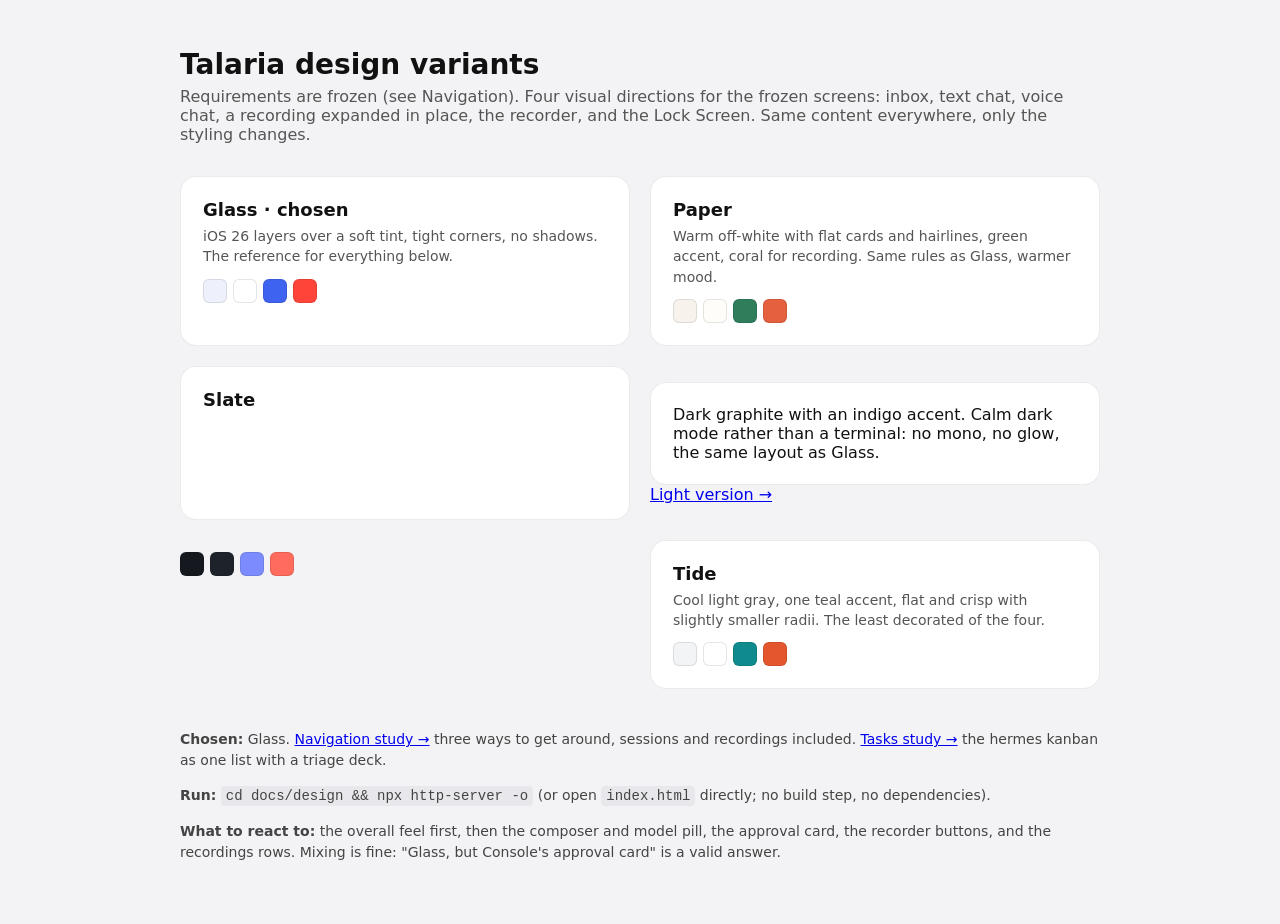
<file: docs/design/index.html>
<!doctype html><html lang="en"><head><meta charset="utf-8"><title>Talaria design variants</title>
<meta name="viewport" content="width=device-width,initial-scale=1">
<style>
body{font-family:-apple-system,system-ui,sans-serif;margin:0;background:#f3f3f5;color:#111}
main{max-width:920px;margin:0 auto;padding:48px 24px}
h1{font-size:28px;margin:0 0 6px} p.lead{color:#555;margin:0 0 32px}
.v{display:grid;grid-template-columns:1fr 1fr;gap:20px}
a.card{display:block;text-decoration:none;color:inherit;border-radius:16px;padding:22px;background:#fff;border:1px solid rgba(0,0,0,.08)}
a.card:hover{border-color:#111}
a.card h2{margin:0 0 6px;font-size:18px} a.card p{margin:0;color:#555;font-size:14px;line-height:1.45}
.sw{display:flex;gap:6px;margin-top:12px} .sw i{width:22px;height:22px;border-radius:6px;display:block;border:1px solid rgba(0,0,0,.1)}
section{margin-top:40px;font-size:14px;color:#444;line-height:1.5} code{background:#e8e8ec;padding:2px 5px;border-radius:4px}
</style></head><body><main>
<h1>Talaria design variants</h1>
<p class="lead">Requirements are frozen (see Navigation). Four visual directions for the frozen screens: inbox, text chat, voice chat, a recording expanded in place, the recorder, and the Lock Screen. Same content everywhere, only the styling changes.</p>
<div class="v">
  <a class="card" href="glass.html"><h2>Glass · chosen</h2><p>iOS 26 layers over a soft tint, tight corners, no shadows. The reference for everything below.</p><div class="sw"><i style="background:#eef1fb"></i><i style="background:#fff"></i><i style="background:#3e63f0"></i><i style="background:#ff453a"></i></div></a>
  <a class="card" href="paper.html"><h2>Paper</h2><p>Warm off-white with flat cards and hairlines, green accent, coral for recording. Same rules as Glass, warmer mood.</p><div class="sw"><i style="background:#f7f3ec"></i><i style="background:#fffdf9"></i><i style="background:#2f7d5b"></i><i style="background:#e5603f"></i></div></a>
  <a class="card" href="slate.html"><h2>Slate</h2><p>Dark graphite with an indigo accent. Calm dark mode rather than a terminal: no mono, no glow, the same layout as Glass. <a href="slate-light.html">Light version →</a></p><div class="sw"><i style="background:#15181e"></i><i style="background:#1e222a"></i><i style="background:#7c8cff"></i><i style="background:#ff6b5c"></i></div></a>
  <a class="card" href="tide.html"><h2>Tide</h2><p>Cool light gray, one teal accent, flat and crisp with slightly smaller radii. The least decorated of the four.</p><div class="sw"><i style="background:#f2f4f6"></i><i style="background:#fff"></i><i style="background:#0f8b8d"></i><i style="background:#e4572e"></i></div></a>
</div>
<section><p><b>Chosen:</b> Glass. <a href="nav.html">Navigation study →</a> three ways to get around, sessions and recordings included. <a href="tasks.html">Tasks study →</a> the hermes kanban as one list with a triage deck.</p>
<p><b>Run:</b> <code>cd docs/design && npx http-server -o</code> (or open <code>index.html</code> directly; no build step, no dependencies).</p>
<p><b>What to react to:</b> the overall feel first, then the composer and model pill, the approval card, the recorder buttons, and the recordings rows. Mixing is fine: "Glass, but Console's approval card" is a valid answer.</p>
</section></main></body></html>
</file>
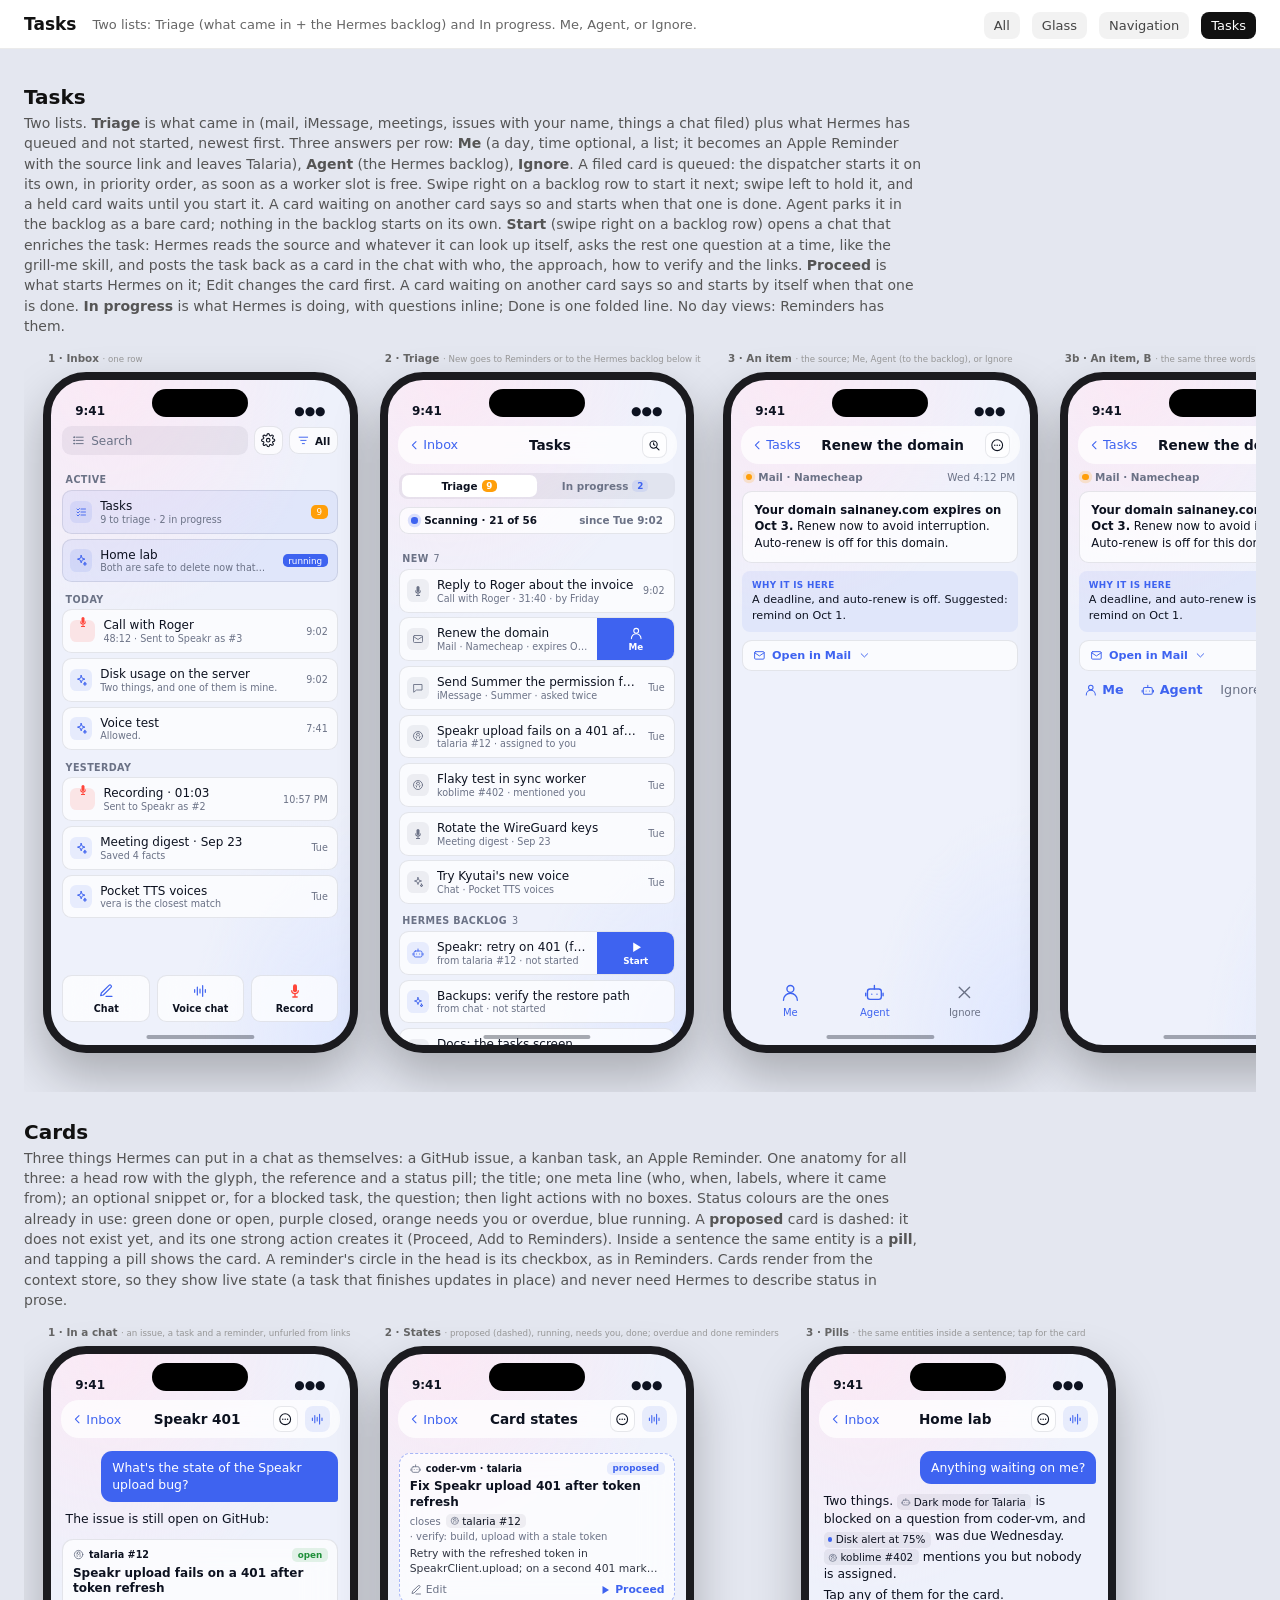
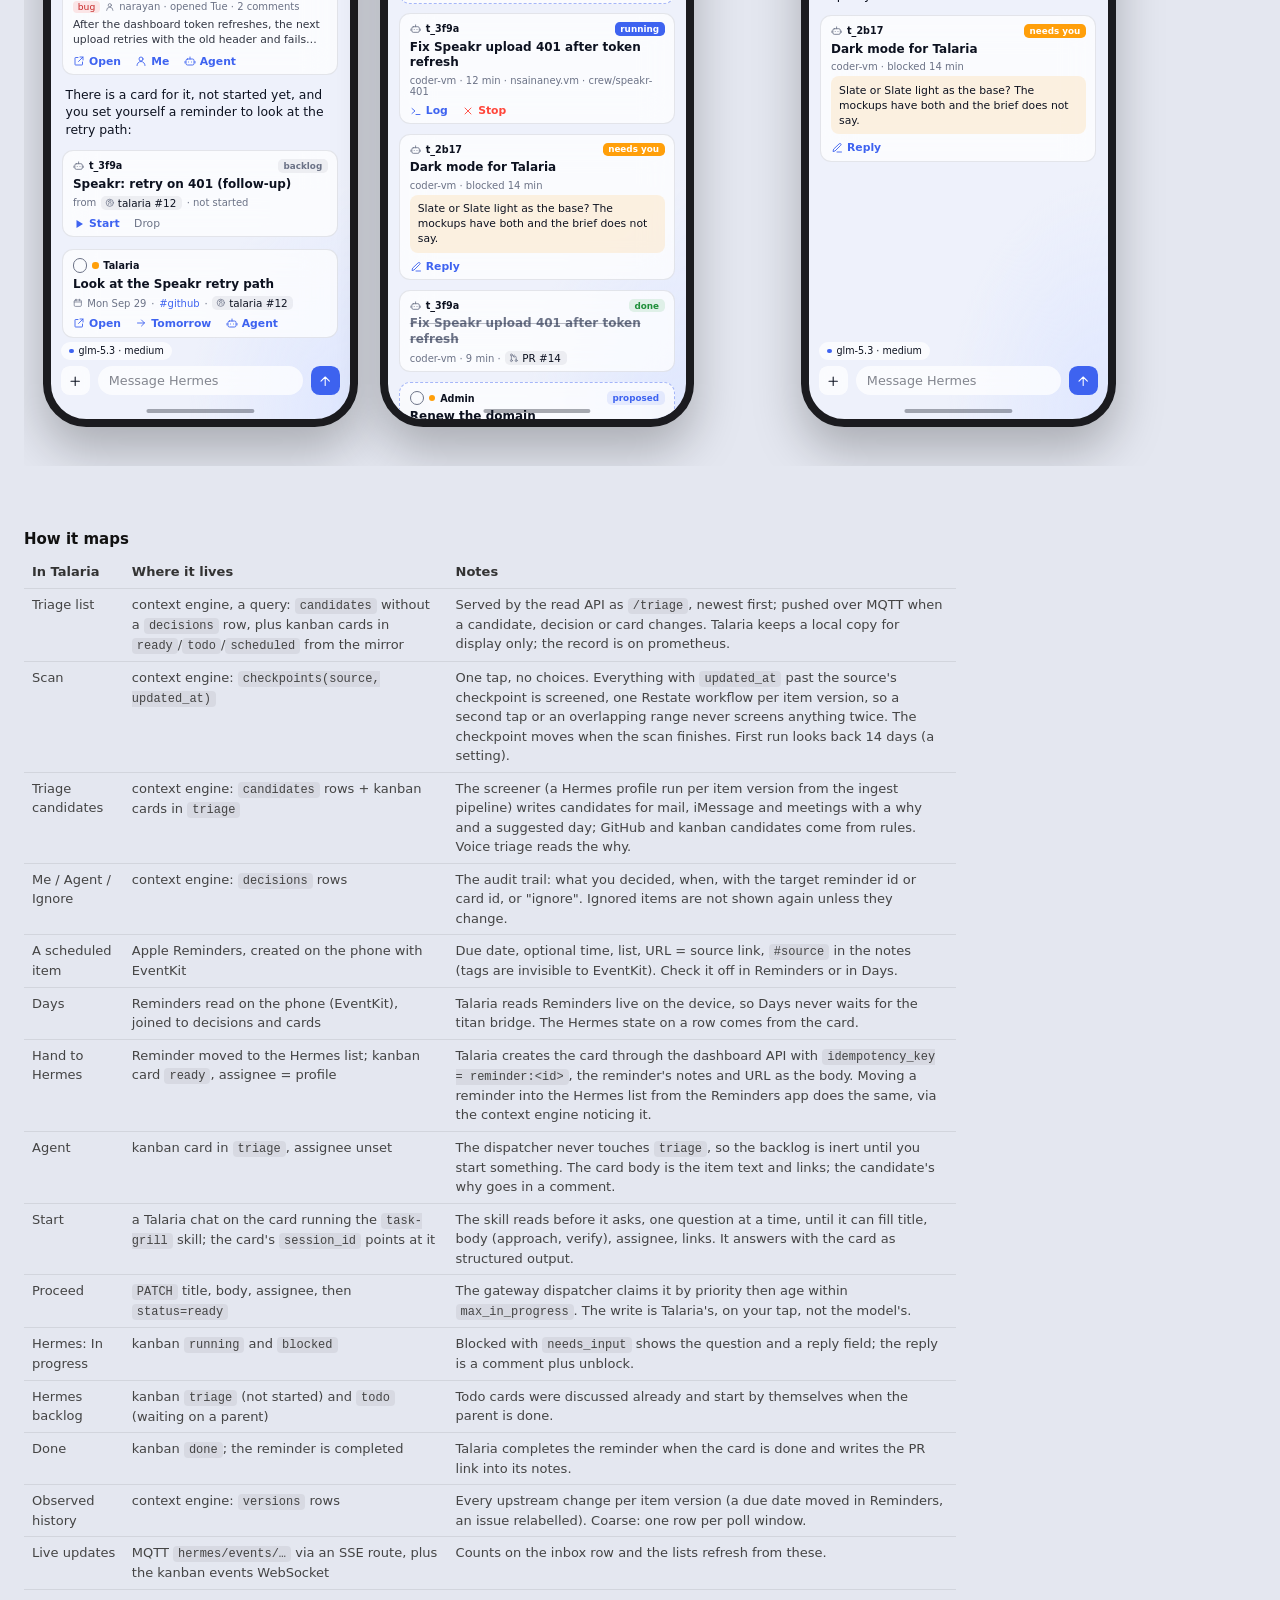
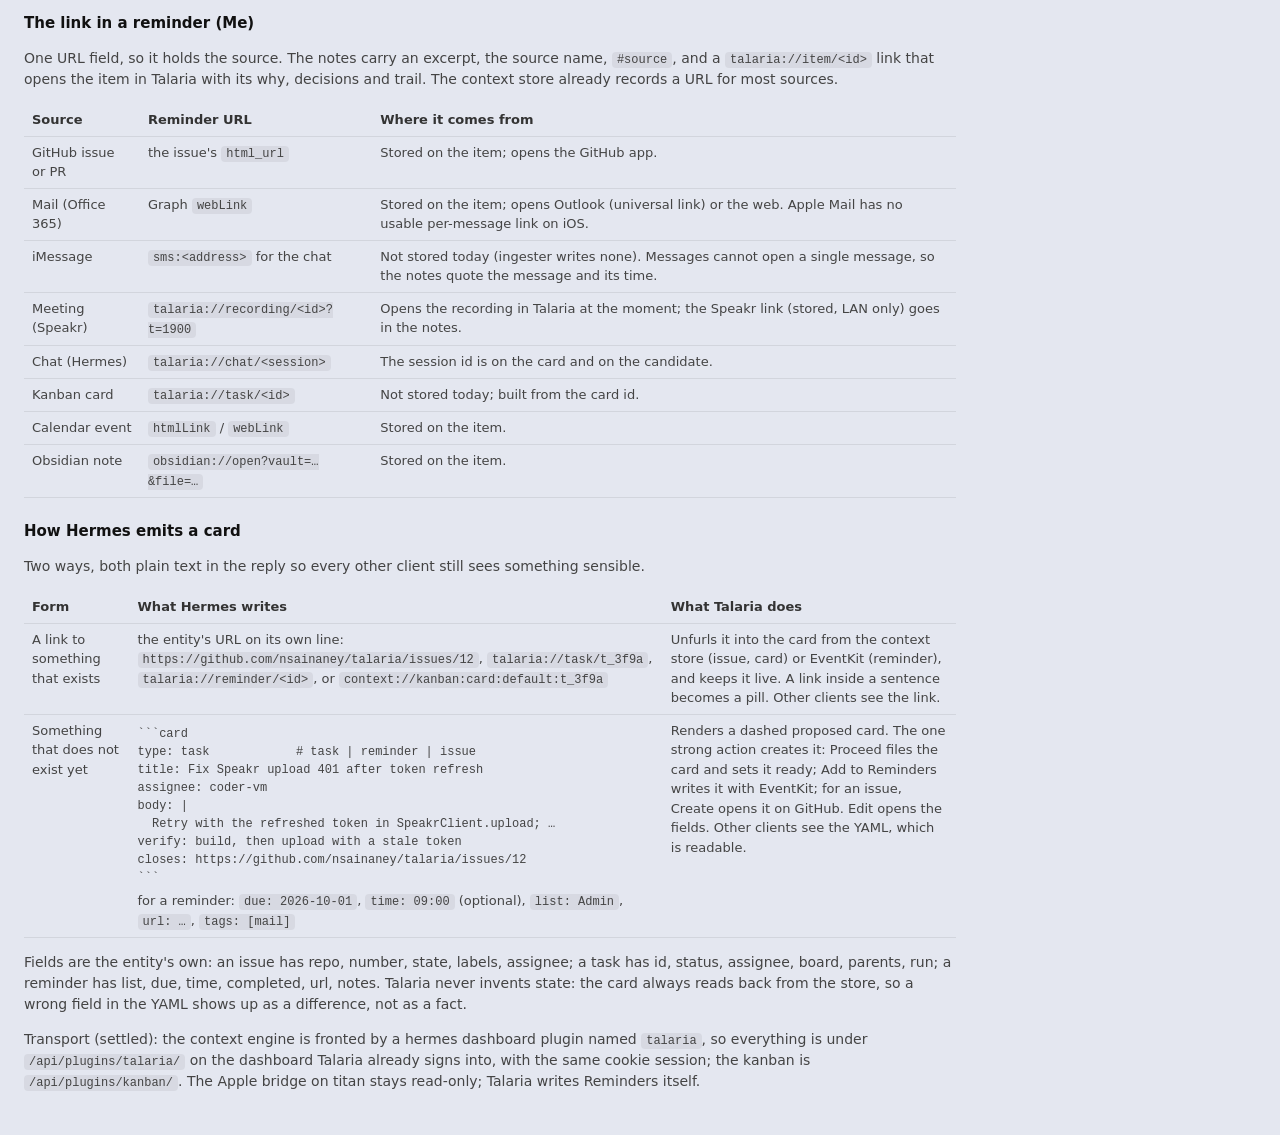
<file: docs/design/tasks.html>
<!doctype html><html lang="en"><head><meta charset="utf-8"><title>Talaria · Tasks</title>
<meta name="viewport" content="width=device-width,initial-scale=1">
<link rel="stylesheet" href="base.css?v=1790449392"><link rel="stylesheet" href="glass.css?v=1790449392"><link rel="stylesheet" href="nav.css?v=1790449392"><link rel="stylesheet" href="tasks.css?v=1790449392"></head><body>
<div class="topbar"><h1>Tasks</h1><p>Two lists: Triage (what came in + the Hermes backlog) and In progress. Me, Agent, or Ignore.</p><nav><a href="index.html">All</a><a href="glass.html">Glass</a><a href="nav.html">Navigation</a><a href="tasks.html" class="on">Tasks</a></nav></div>
<div class="study" id="tasks"></div>
<div class="ref">
<h3>How it maps</h3>
<table>
<tr><th>In Talaria</th><th>Where it lives</th><th>Notes</th></tr>
<tr><td>Triage list</td><td>context engine, a query: <code>candidates</code> without a <code>decisions</code> row, plus kanban cards in <code>ready</code>/<code>todo</code>/<code>scheduled</code> from the mirror</td><td>Served by the read API as <code>/triage</code>, newest first; pushed over MQTT when a candidate, decision or card changes. Talaria keeps a local copy for display only; the record is on prometheus.</td></tr>
<tr><td>Scan</td><td>context engine: <code>checkpoints(source, updated_at)</code></td><td>One tap, no choices. Everything with <code>updated_at</code> past the source's checkpoint is screened, one Restate workflow per item version, so a second tap or an overlapping range never screens anything twice. The checkpoint moves when the scan finishes. First run looks back 14 days (a setting).</td></tr>
<tr><td>Triage candidates</td><td>context engine: <code>candidates</code> rows + kanban cards in <code>triage</code></td><td>The screener (a Hermes profile run per item version from the ingest pipeline) writes candidates for mail, iMessage and meetings with a why and a suggested day; GitHub and kanban candidates come from rules. Voice triage reads the why.</td></tr>
<tr><td>Me / Agent / Ignore</td><td>context engine: <code>decisions</code> rows</td><td>The audit trail: what you decided, when, with the target reminder id or card id, or "ignore". Ignored items are not shown again unless they change.</td></tr>
<tr><td>A scheduled item</td><td>Apple Reminders, created on the phone with EventKit</td><td>Due date, optional time, list, URL = source link, <code>#source</code> in the notes (tags are invisible to EventKit). Check it off in Reminders or in Days.</td></tr>
<tr><td>Days</td><td>Reminders read on the phone (EventKit), joined to decisions and cards</td><td>Talaria reads Reminders live on the device, so Days never waits for the titan bridge. The Hermes state on a row comes from the card.</td></tr>
<tr><td>Hand to Hermes</td><td>Reminder moved to the Hermes list; kanban card <code>ready</code>, assignee = profile</td><td>Talaria creates the card through the dashboard API with <code>idempotency_key = reminder:&lt;id&gt;</code>, the reminder's notes and URL as the body. Moving a reminder into the Hermes list from the Reminders app does the same, via the context engine noticing it.</td></tr>
<tr><td>Agent</td><td>kanban card in <code>triage</code>, assignee unset</td><td>The dispatcher never touches <code>triage</code>, so the backlog is inert until you start something. The card body is the item text and links; the candidate's why goes in a comment.</td></tr>
<tr><td>Start</td><td>a Talaria chat on the card running the <code>task-grill</code> skill; the card's <code>session_id</code> points at it</td><td>The skill reads before it asks, one question at a time, until it can fill title, body (approach, verify), assignee, links. It answers with the card as structured output.</td></tr>
<tr><td>Proceed</td><td><code>PATCH</code> title, body, assignee, then <code>status=ready</code></td><td>The gateway dispatcher claims it by priority then age within <code>max_in_progress</code>. The write is Talaria's, on your tap, not the model's.</td></tr>
<tr><td>Hermes: In progress</td><td>kanban <code>running</code> and <code>blocked</code></td><td>Blocked with <code>needs_input</code> shows the question and a reply field; the reply is a comment plus unblock.</td></tr>
<tr><td>Hermes backlog</td><td>kanban <code>triage</code> (not started) and <code>todo</code> (waiting on a parent)</td><td>Todo cards were discussed already and start by themselves when the parent is done.</td></tr>
<tr><td>Done</td><td>kanban <code>done</code>; the reminder is completed</td><td>Talaria completes the reminder when the card is done and writes the PR link into its notes.</td></tr>
<tr><td>Observed history</td><td>context engine: <code>versions</code> rows</td><td>Every upstream change per item version (a due date moved in Reminders, an issue relabelled). Coarse: one row per poll window.</td></tr>
<tr><td>Live updates</td><td>MQTT <code>hermes/events/…</code> via an SSE route, plus the kanban events WebSocket</td><td>Counts on the inbox row and the lists refresh from these.</td></tr>
</table>
<h3>The link in a reminder (Me)</h3>
<p>One URL field, so it holds the source. The notes carry an excerpt, the source name, <code>#source</code>, and a <code>talaria://item/&lt;id&gt;</code> link that opens the item in Talaria with its why, decisions and trail. The context store already records a URL for most sources.</p>
<table>
<tr><th>Source</th><th>Reminder URL</th><th>Where it comes from</th></tr>
<tr><td>GitHub issue or PR</td><td>the issue's <code>html_url</code></td><td>Stored on the item; opens the GitHub app.</td></tr>
<tr><td>Mail (Office 365)</td><td>Graph <code>webLink</code></td><td>Stored on the item; opens Outlook (universal link) or the web. Apple Mail has no usable per-message link on iOS.</td></tr>
<tr><td>iMessage</td><td><code>sms:&lt;address&gt;</code> for the chat</td><td>Not stored today (ingester writes none). Messages cannot open a single message, so the notes quote the message and its time.</td></tr>
<tr><td>Meeting (Speakr)</td><td><code>talaria://recording/&lt;id&gt;?t=1900</code></td><td>Opens the recording in Talaria at the moment; the Speakr link (stored, LAN only) goes in the notes.</td></tr>
<tr><td>Chat (Hermes)</td><td><code>talaria://chat/&lt;session&gt;</code></td><td>The session id is on the card and on the candidate.</td></tr>
<tr><td>Kanban card</td><td><code>talaria://task/&lt;id&gt;</code></td><td>Not stored today; built from the card id.</td></tr>
<tr><td>Calendar event</td><td><code>htmlLink</code> / <code>webLink</code></td><td>Stored on the item.</td></tr>
<tr><td>Obsidian note</td><td><code>obsidian://open?vault=…&amp;file=…</code></td><td>Stored on the item.</td></tr>
</table>
<h3>How Hermes emits a card</h3>
<p>Two ways, both plain text in the reply so every other client still sees something sensible.</p>
<table>
<tr><th>Form</th><th>What Hermes writes</th><th>What Talaria does</th></tr>
<tr><td>A link to something that exists</td><td>the entity's URL on its own line: <code>https://github.com/nsainaney/talaria/issues/12</code>, <code>talaria://task/t_3f9a</code>, <code>talaria://reminder/&lt;id&gt;</code>, or <code>context://kanban:card:default:t_3f9a</code></td><td>Unfurls it into the card from the context store (issue, card) or EventKit (reminder), and keeps it live. A link inside a sentence becomes a pill. Other clients see the link.</td></tr>
<tr><td>Something that does not exist yet</td><td><pre style="margin:4px 0;font-size:12px">```card
type: task            # task | reminder | issue
title: Fix Speakr upload 401 after token refresh
assignee: coder-vm
body: |
  Retry with the refreshed token in SpeakrClient.upload; …
verify: build, then upload with a stale token
closes: https://github.com/nsainaney/talaria/issues/12
```</pre> for a reminder: <code>due: 2026-10-01</code>, <code>time: 09:00</code> (optional), <code>list: Admin</code>, <code>url: …</code>, <code>tags: [mail]</code></td><td>Renders a dashed proposed card. The one strong action creates it: Proceed files the card and sets it ready; Add to Reminders writes it with EventKit; for an issue, Create opens it on GitHub. Edit opens the fields. Other clients see the YAML, which is readable.</td></tr>
</table>
<p>Fields are the entity's own: an issue has repo, number, state, labels, assignee; a task has id, status, assignee, board, parents, run; a reminder has list, due, time, completed, url, notes. Talaria never invents state: the card always reads back from the store, so a wrong field in the YAML shows up as a difference, not as a fact.</p>
<p>Transport (settled): the context engine is fronted by a hermes dashboard plugin named <code>talaria</code>, so everything is under <code>/api/plugins/talaria/</code> on the dashboard Talaria already signs into, with the same cookie session; the kanban is <code>/api/plugins/kanban/</code>. The Apple bridge on titan stays read-only; Talaria writes Reminders itself.</p>
</div>
<script src="screens.js?v=1790449392"></script><script src="nav.js?v=1790449392"></script><script src="tasks.js?v=1790449392"></script></body></html>
</file>
<file: docs/design/base.css>
/* Shared structure for every variant: phone frames, screen layout. Variants restyle via tokens. */
:root {
  --phone-w: 393px; --phone-h: 852px; --phone-r: 54px;
  --font: -apple-system, "SF Pro Text", "Inter", system-ui, sans-serif;
  --mono: "SF Mono", ui-monospace, Menlo, monospace;
}
* { box-sizing: border-box; }
html, body { margin: 0; }
body { font-family: var(--font); background: var(--page-bg, #e9e9ee); color: var(--page-text, #111); -webkit-font-smoothing: antialiased; }
.topbar { display: flex; align-items: center; gap: 16px; padding: 14px 24px; border-bottom: 1px solid rgba(0,0,0,.08); background: var(--page-bar, #fff); position: sticky; top: 0; z-index: 5; }
.topbar h1 { font-size: 17px; margin: 0; font-weight: 600; }
.topbar p { margin: 0; font-size: 13px; color: #666; flex: 1; }
.topbar nav a { font-size: 13px; margin-left: 12px; color: #444; text-decoration: none; padding: 6px 10px; border-radius: 8px; background: rgba(0,0,0,.05); }
.topbar nav a.on { background: #111; color: #fff; }
.gallery { display: flex; gap: 28px; padding: 28px 24px 48px; overflow-x: auto; align-items: flex-start; zoom: .8; }
.frame { flex: 0 0 auto; }
.frame h2 { font-size: 13px; font-weight: 600; color: #666; margin: 0 0 10px 6px; letter-spacing: .02em; text-transform: uppercase; }
.phone { width: var(--phone-w); height: var(--phone-h); border-radius: var(--phone-r); border: 10px solid #1b1b1f; background: var(--bg); overflow: hidden; position: relative; box-shadow: 0 30px 60px rgba(0,0,0,.25); display: flex; flex-direction: column; color: var(--text); }
.island { position: absolute; top: 12px; left: 50%; transform: translateX(-50%); width: 120px; height: 34px; border-radius: 20px; background: #000; z-index: 3; }
.status { height: 54px; flex: 0 0 auto; display: flex; justify-content: space-between; align-items: flex-end; padding: 0 30px 6px; font-size: 15px; font-weight: 600; }
.icon { width: 22px; height: 22px; fill: none; stroke: currentColor; stroke-width: 1.8; stroke-linecap: round; stroke-linejoin: round; flex: 0 0 auto; }
.icon.fill { fill: currentColor; stroke: none; }
.home { position: absolute; bottom: 8px; left: 50%; transform: translateX(-50%); width: 134px; height: 5px; border-radius: 3px; background: var(--text); opacity: .35; }

/* Chat screen */
.nav { display: flex; align-items: center; gap: 14px; padding: 6px 16px 10px; }
.nav .title { flex: 1; text-align: center; font-weight: 600; font-size: 17px; }
.nav .group { display: flex; gap: 14px; }
.messages { flex: 1; min-height: 0; overflow: hidden; padding: 8px 14px; display: flex; flex-direction: column; justify-content: flex-end; gap: 12px; }
.msg { max-width: 86%; font-size: 15.5px; line-height: 1.38; }
.msg.user { align-self: flex-end; }
.msg.assistant { align-self: flex-start; }
.msg .label { font-size: 11px; opacity: .55; margin: 0 0 4px 4px; display: flex; gap: 4px; align-items: center; }
.msg .label .icon { width: 12px; height: 12px; }
.bubble { padding: 10px 14px; }
.bubble p { margin: 0 0 8px; } .bubble p:last-child { margin: 0; }
.bubble ul { margin: 4px 0 8px 18px; padding: 0; } .bubble li { margin: 2px 0; }
.bubble code { font-family: var(--mono); font-size: 13px; }
.bubble pre { font-family: var(--mono); font-size: 12.5px; margin: 6px 0 8px; padding: 10px 12px; overflow: hidden; white-space: pre; }
.tool { display: inline-flex; flex-wrap: wrap; align-items: center; gap: 6px; font-size: 12.5px; padding: 5px 10px; margin: 2px 0 6px; line-height: 1.6; }
.tool code { white-space: nowrap; }
.tool .icon { width: 14px; height: 14px; }
.card { padding: 12px 14px; font-size: 14px; }
.card .h { font-weight: 600; margin-bottom: 4px; display: flex; gap: 8px; align-items: center; }
.card .h .icon { width: 16px; height: 16px; }
.card .cmd { font-family: var(--mono); font-size: 12.5px; padding: 8px 10px; margin: 8px 0; }
.card .actions { display: flex; gap: 8px; margin-top: 8px; }
.card .actions button { flex: 1; font: inherit; font-size: 14px; font-weight: 600; padding: 9px 0; border: 0; cursor: default; }
.composer { padding: 8px 12px 30px; display: flex; flex-direction: column; gap: 8px; }
.composer .row { display: flex; align-items: center; gap: 10px; }
.composer .field { flex: 1; display: flex; align-items: center; gap: 10px; padding: 9px 14px; font-size: 16px; }
.composer .field span { flex: 1; opacity: .5; }
.pill { font-size: 12px; padding: 4px 10px; display: inline-flex; gap: 6px; align-items: center; }
.pill .dot { width: 6px; height: 6px; border-radius: 3px; }
.round { width: 36px; height: 36px; border-radius: var(--round-r, 50%); display: inline-flex; align-items: center; justify-content: center; }
.round .icon { width: 18px; height: 18px; }

/* Recording mode */
.rec { flex: 1; display: flex; flex-direction: column; padding: 0 16px 24px; }
.rec .bar { display: flex; justify-content: space-between; padding: 6px 4px; }
.rec .top { height: 33%; display: flex; flex-direction: column; align-items: center; justify-content: center; gap: 12px; }
.rec .state { display: flex; align-items: center; gap: 8px; font-size: 19px; font-weight: 600; }
.rec .timer { font-size: 84px; font-weight: 200; font-variant-numeric: tabular-nums; letter-spacing: -0.02em; line-height: 1; }
.rec .note { flex: 1; display: flex; align-items: center; justify-content: center; text-align: center; font-size: 13px; opacity: .6; padding: 0 24px; }
.rec .buttons { height: 50%; display: flex; flex-direction: column; }
.rec .buttons .r { flex: 1; display: flex; align-items: center; justify-content: center; gap: 72px; }
.big { width: 120px; height: 120px; border-radius: var(--big-r, 50%); display: inline-flex; align-items: center; justify-content: center; color: #fff; }
.big .icon { width: 48px; height: 48px; stroke-width: 2.4; }

/* Recordings list */
.list { flex: 1; padding: 0 16px; display: flex; flex-direction: column; gap: 2px; }
.list .rowi { display: flex; align-items: center; gap: 12px; padding: 12px 6px; }
.list .rowi .meta { flex: 1; min-width: 0; }
.list .rowi .d { font-size: 15.5px; font-weight: 500; }
.list .rowi .s { font-size: 12.5px; opacity: .6; margin-top: 2px; }
.list .rowi .st { font-size: 12.5px; margin-top: 2px; }
.list .foot { text-align: center; font-size: 12px; opacity: .5; padding: 16px; margin-top: auto; }
.scrub { display: flex; align-items: center; gap: 8px; margin-top: 6px; font-size: 11px; font-variant-numeric: tabular-nums; opacity: .8; }
.scrub .track { flex: 1; height: 4px; border-radius: 2px; position: relative; }
.scrub .track i { position: absolute; left: 0; top: 0; bottom: 0; width: 38%; border-radius: 2px; }

/* Lock screen with widget + live activity */
.lock { flex: 1; display: flex; flex-direction: column; align-items: center; padding-top: 22px; gap: 16px; }
.lock .widgets { width: 358px; justify-content: space-between; row-gap: 14px; }
.la.voice .t { font-size: 15px; }
.lock .time { font-size: 86px; font-weight: 300; letter-spacing: -0.03em; line-height: 1; }
.lock .date { font-size: 20px; margin-top: -14px; opacity: .8; }
.widgets { display: flex; flex-wrap: wrap; gap: 16px; }
.widget { width: 158px; height: 158px; border-radius: 22px; padding: 14px; display: flex; flex-direction: column; }
.widget .wh { display: flex; align-items: center; gap: 6px; font-size: 15px; font-weight: 600; }
.widget .wh .icon { width: 16px; height: 16px; }
.widget .wh .t { margin-left: auto; font-weight: 500; font-variant-numeric: tabular-nums; font-size: 14px; }
.widget .center { flex: 1; display: flex; align-items: center; justify-content: center; flex-direction: column; gap: 8px; }
.widget .mic { width: 64px; height: 64px; border-radius: var(--big-r, 50%); display: flex; align-items: center; justify-content: center; color: #fff; }
.widget .mic .icon { width: 28px; height: 28px; }
.widget .sm { display: flex; gap: 20px; } .widget .sm .round { width: 36px; height: 36px; }
.widget .two { display: flex; gap: 22px; } .widget .two .mic { width: 52px; height: 52px; } .widget .two .mic .icon { width: 22px; height: 22px; }
.widget .caps { display: flex; gap: 22px; } .widget .caps small { width: 52px; text-align: center; font-size: 10px; opacity: .75; }
.widget .center > small { font-size: 10px; opacity: .75; }
.widget .wh .speak .icon { color: #3e63f0; }
.la { width: 358px; border-radius: 22px; padding: 14px 16px; display: flex; align-items: center; gap: 12px; }
.la .meta { flex: 1; } .la .h { font-weight: 600; font-size: 16px; } .la .t { font-size: 18px; font-variant-numeric: tabular-nums; opacity: .7; }
.la .acts { display: flex; gap: 10px; } .la .acts .round { width: 40px; height: 40px; }
</file>
<file: docs/design/glass.css>
:root { --big-r: 28px; --round-r: 11px; --page-bg:#e4e7f0; --bg:#eef1fb; --text:#0d1220; --muted:#6b7286; --accent:#3e63f0; --rec:#ff453a; --glass:rgba(255,255,255,.72); --line:rgba(20,30,60,.10); }
.phone { background: radial-gradient(120% 60% at 20% 0%, #fbe9f5 0%, transparent 60%), radial-gradient(90% 60% at 100% 100%, #dfe7ff 0%, transparent 60%), var(--bg); }
.nav { margin: 4px 12px 8px; padding: 8px 12px; border-radius: 22px; background: var(--glass); backdrop-filter: blur(24px);  }
.msg.user .bubble { background: var(--accent); color: #fff; border-radius: 14px 14px 4px 14px;  }
.msg.assistant { max-width: 100%; }
.msg.assistant .bubble { padding: 2px 4px; }
.bubble pre, .bubble code { background: rgba(20,30,60,.06); border-radius: 10px; }
.tool { background: rgba(62,99,240,.1); color: var(--accent); border-radius: 999px; }
.card.approval { background: var(--glass); backdrop-filter: blur(20px); border-radius: 22px;  }
.card .cmd { background: rgba(20,30,60,.06); border-radius: 12px; }
.card .actions button { border-radius: 10px; background: rgba(20,30,60,.07); color: var(--text); }
.card .actions .deny { color: var(--rec); } .card .actions .always { background: var(--accent); color: #fff; }
.composer { padding-top: 4px; }
.composer .field { background: var(--glass); backdrop-filter: blur(24px); border-radius: 999px;  }
.pill { background: var(--glass); border-radius: 999px; color: var(--text);  } .pill .dot { background: var(--accent); }
.round.plus, .round.micb { background: var(--glass); backdrop-filter: blur(20px); color: var(--text);  }
.round.micb { color: var(--rec); }
.round.sendb { background: var(--accent); color: #fff;  }
.live { color: var(--rec); }
.rec .timer { font-weight: 200; }
.big {  }
.big.pause { background: linear-gradient(#ffb340, #ff9500); }
.big.done { background: linear-gradient(#4cd964, #28a745); }
.big.cancel { background: var(--glass); color: var(--muted); backdrop-filter: blur(20px); border: 1px solid var(--line); }
.list .rowi { background: var(--glass); border-radius: 18px; margin-bottom: 8px; padding: 12px;  }
.round.play { background: var(--accent); color: #fff; }
.rowi .stat { color: var(--muted); } .rowi.k-sent .stat { color: #28a745; } .rowi.k-err .st, .rowi.k-err .stat { color: var(--rec); } .rowi.k-live .stat { color: var(--rec); }
.lnk { color: var(--accent); }
.scrub .track { background: rgba(20,30,60,.1); } .scrub .track i { background: var(--accent); }
.done-btn { color: var(--accent); font-weight: 600; font-size: 16px; }
.phone.locked { background: linear-gradient(160deg, #6f7cff, #c46bd6 55%, #ff9a7a); color: #fff; }
.la, .widget { background: rgba(255,255,255,.22); backdrop-filter: blur(30px);  color: #fff; }
.la .round, .widget .round { background: rgba(255,255,255,.3); color: #fff; }
.la .round.done, .widget .round.done { background: #34c759; } .la .round.pause, .widget .round.pause { background: #ff9f0a; }
.widget .mic { background: var(--rec);  } .widget .mic.voice, .widget .round.shush { background: var(--accent); }
</file>
<file: docs/design/nav.css>
/* Navigation study, Glass v2 (tight corners, no shadows). Loaded after base.css and glass.css. */
.study { padding: 8px 24px 40px; }
.study h2.v { font-size: 20px; margin: 28px 0 4px; }
.study h2.v:empty { display: none; }
.study p.why { margin: 0 0 6px; color: var(--page-muted, #555); font-size: 14px; max-width: 900px; line-height: 1.45; }
.study .gallery { padding-top: 12px; }
.frame h2 { text-transform: none; letter-spacing: 0; font-size: 13px; }
.frame h2 small { color: #999; font-weight: 400; }
/* tab bar */
.tabbar { margin: 0 14px 22px; padding: 6px; display: flex; gap: 4px; background: var(--glass); backdrop-filter: blur(24px); border: 1px solid var(--line); border-radius: 16px; }
.tabbar .tab { flex: 1; display: flex; flex-direction: column; align-items: center; gap: 3px; font-size: 10.5px; padding: 6px 0; border-radius: 11px; color: var(--muted); }
.tabbar .tab.on { background: var(--accent); color: #fff; }
.tabbar .tab .icon { width: 20px; height: 20px; }
.composer.float { padding-bottom: 8px; }
/* sessions */
.search { margin: 6px 14px 10px; padding: 9px 12px; border-radius: 12px; background: var(--field, rgba(20,30,60,.06)); font-size: 15px; color: var(--muted); display: flex; gap: 8px; align-items: center; }
.search .icon { width: 16px; height: 16px; }
.sect { font-size: 12px; font-weight: 600; text-transform: uppercase; letter-spacing: .04em; color: var(--muted); margin: 14px 18px 6px; }
.sess { margin: 0 14px; display: flex; flex-direction: column; gap: 6px; }
.sess .s { display: flex; align-items: center; gap: 10px; padding: 10px 12px; border-radius: 12px; background: var(--glass); border: 1px solid var(--line); font-size: 15px; }
.sess .s.on { border-color: var(--accent); }
.sess .s .icon { width: 16px; height: 16px; color: var(--muted); }
.sess .s .t { flex: 1; min-width: 0; white-space: nowrap; overflow: hidden; text-overflow: ellipsis; }
.sess .s .t small { display: block; font-size: 12px; color: var(--muted); margin-top: 1px; white-space: nowrap; overflow: hidden; text-overflow: ellipsis; }
.sess .s .when { font-size: 12px; color: var(--muted); }
.sess .s .badge { font-size: 11px; background: var(--accent); color: #fff; padding: 2px 7px; border-radius: 6px; }
/* sheet */
.sheet { position: absolute; left: 0; right: 0; bottom: 0; top: 34%; background: var(--bg); border-radius: 18px 18px 0 0; border-top: 1px solid var(--line); z-index: 4; display: flex; flex-direction: column; padding-top: 6px; }
.sheet .grab { width: 36px; height: 5px; border-radius: 3px; background: var(--field); margin: 4px auto 6px; }
.sheet .sh { display: flex; align-items: center; padding: 4px 16px 6px; font-weight: 600; font-size: 17px; }
.sheet .sh span { flex: 1; } .sheet .sh b { color: var(--accent); font-weight: 600; font-size: 16px; }
.dim { position: absolute; inset: 0; background: var(--dim, rgba(10,15,30,.35)); z-index: 3; }
/* drawer */
.drawer { position: absolute; top: 0; bottom: 0; left: 0; width: 82%; background: var(--bg); border-right: 1px solid var(--line); z-index: 4; display: flex; flex-direction: column; padding-top: 60px; }
.drawer .foot { margin-top: auto; padding: 10px 14px 34px; display: flex; flex-direction: column; gap: 6px; }
.drawer .foot .s { display: flex; align-items: center; gap: 10px; padding: 10px 12px; border-radius: 12px; font-size: 15px; }
.drawer .foot .s .icon { width: 18px; height: 18px; color: var(--muted); }
.drawer .foot .s.recs .icon { color: var(--rec); }
/* recorder tab / hub */
.hub { padding: 0 14px; display: flex; flex-direction: column; gap: 12px; }
.hub .card2 { padding: 16px; border-radius: 14px; background: var(--glass); border: 1px solid var(--line); display: flex; align-items: center; gap: 14px; }
.hub .card2 .mic { width: 56px; height: 56px; border-radius: 16px; background: var(--rec); color: #fff; display: flex; align-items: center; justify-content: center; }
.hub .card2 .mic .icon { width: 26px; height: 26px; }
.hub .card2 .t { font-weight: 600; font-size: 16px; } .hub .card2 .t small { display: block; font-weight: 400; font-size: 12.5px; color: var(--muted); margin-top: 2px; }
.list.tight { padding: 0; } .list.tight .rowi { margin: 0 14px 6px; }
/* big new-chat / mic pill (inbox variant) */
.fab { position: absolute; left: 14px; right: 14px; bottom: 30px; display: flex; gap: 8px; z-index: 2; }
.fab .b { flex: 1; display: flex; align-items: center; justify-content: center; gap: 8px; padding: 13px; border-radius: 12px; font-weight: 600; font-size: 15px; background: var(--accent); color: #fff; }
.fab .b.mic { flex: 0 0 52px; background: var(--rec); }
.fab .b .icon { width: 20px; height: 20px; }
.back { display: flex; align-items: center; gap: 2px; color: var(--accent); font-size: 16px; }
.back .icon { width: 18px; height: 18px; transform: rotate(90deg); }
.titlemenu { display: inline-flex; align-items: center; gap: 4px; } .titlemenu .icon { width: 14px; height: 14px; color: var(--muted); }
.seg { margin: 4px 14px 10px; display: flex; padding: 3px; border-radius: 11px; background: var(--field, rgba(20,30,60,.06)); font-size: 13px; font-weight: 600; }
.seg span { flex: 1; text-align: center; padding: 6px; border-radius: 9px; color: var(--muted); } .seg span.on { background: var(--surface, #fff); color: var(--text); }

/* title menu */
.menu { position: absolute; top: 70px; left: 50%; transform: translateX(-50%); width: 250px; background: var(--glass); backdrop-filter: blur(24px); border: 1px solid var(--line); border-radius: 12px; z-index: 4; padding: 4px; }
.menu .mi { display: flex; align-items: center; gap: 10px; padding: 10px 12px; font-size: 15px; border-radius: 8px; }
.menu .mi .icon { width: 18px; height: 18px; color: var(--muted); }
.menu .mi.danger { color: var(--rec); } .menu .mi.danger .icon { color: var(--rec); }
.menu .mi + .mi { border-top: 1px solid var(--line); border-radius: 0; }

/* inbox row icons and recording detail */
.sess .s .ic { width: 28px; height: 28px; border-radius: 8px; display: inline-flex; align-items: center; justify-content: center; background: var(--field, rgba(20,30,60,.06)); flex: 0 0 auto; margin-left: -4px; }
.sess .s .ic .icon { width: 15px; height: 15px; color: var(--muted); }
.sess .s .ic.rec { background: var(--rec-soft, rgba(255,69,58,.12)); } .sess .s .ic.rec .icon { color: var(--rec); }
.sess .s .ic.rec.live { background: var(--rec); } .sess .s .ic.rec.live .icon { color: #fff; }
.sess .s > .icon { width: 28px; height: 28px; padding: 6px; border-radius: 8px; background: var(--accent-soft, rgba(62,99,240,.10)); color: var(--accent); margin-left: -4px; }
.detail { padding: 8px 16px; display: flex; flex-direction: column; gap: 14px; }
.detail .dh { display: flex; align-items: center; gap: 12px; } .detail .dh .d { font-weight: 600; font-size: 17px; } .detail .dh .s { color: var(--muted); font-size: 13px; }
.detail .ic.big { width: 48px; height: 48px; border-radius: 14px; background: var(--rec-soft, rgba(255,69,58,.12)); display: inline-flex; align-items: center; justify-content: center; } .detail .ic.big .icon { width: 24px; height: 24px; color: var(--rec); }
.detail .player { display: flex; align-items: center; gap: 12px; padding: 12px; border-radius: 12px; background: var(--glass); border: 1px solid var(--line); } .detail .player .scrub { flex: 1; margin: 0; }
.detail .status { display: flex; align-items: center; gap: 8px; font-size: 14px; color: var(--muted); } .detail .status.ok .icon { color: #28a745; }
.detail .acts { display: flex; gap: 8px; } .detail .acts .b { flex: 1; display: flex; align-items: center; justify-content: center; gap: 8px; padding: 12px; border-radius: 12px; background: var(--glass); border: 1px solid var(--line); font-weight: 600; font-size: 14px; }
.detail .acts .b .icon { width: 18px; height: 18px; } .detail .acts .b.danger { color: var(--rec); }
.sess .s .badge.livebadge { background: var(--rec); }
.sess .s.on { border-color: var(--line); background: var(--accent-soft, rgba(62,99,240,.08)); }

.searchrow { display: flex; gap: 8px; align-items: center; margin: 6px 14px 10px; }
.searchrow .search { margin: 0; flex: 1; }
.filter { display: inline-flex; align-items: center; gap: 6px; padding: 8px 10px; border-radius: 12px; background: var(--glass); border: 1px solid var(--line); font-size: 13px; font-weight: 600; color: var(--text); }
.filter .icon { width: 16px; height: 16px; color: var(--accent); }
.menu.filtermenu { top: 122px; left: auto; right: 14px; transform: none; width: 180px; }
.menu .mi.on { color: var(--accent); } .menu .mi.on .icon:last-child { margin-left: auto; color: var(--accent); }

/* voice chat */
.vstatus { display: flex; align-items: center; gap: 8px; font-size: 13px; font-weight: 600; color: var(--muted); padding: 0 12px 6px 16px; }
.vstatus .pill.model { margin-left: auto; color: var(--text); font-weight: 500; }
.vdot { width: 8px; height: 8px; border-radius: 4px; background: var(--muted); }
.vstatus.listen .vdot { background: var(--rec); box-shadow: 0 0 0 4px var(--rec-soft, rgba(255,69,58,.18)); } .vstatus.listen { color: var(--rec); }
.vstatus.speak .vdot { background: var(--accent); box-shadow: 0 0 0 4px var(--accent-soft, rgba(62,99,240,.18)); } .vstatus.speak { color: var(--accent); }
.vbody { flex: 1; min-height: 0; overflow: hidden; padding: 6px 20px; display: flex; flex-direction: column; justify-content: flex-end; gap: 4px; }
.vbody.dim2 { opacity: .55; }
.vh { font-size: 11px; font-weight: 600; text-transform: uppercase; letter-spacing: .05em; color: var(--muted); margin-top: 14px; }
.vh.you { color: var(--accent); }
.vtext { font-size: 19px; line-height: 1.4; }
.vtext p { margin: 0 0 8px; } .vtext p:last-child { margin: 0; }
.vtext.you { color: var(--accent); }
/* Live transcript: the words being understood, with an × to drop them (someone else talking). */
.vlive { display: flex; align-items: flex-start; gap: 10px; }
.vlive .vtext { flex: 1; }
.vlive .vdrop { flex: none; width: 52px; height: 52px; background: var(--glass); backdrop-filter: blur(20px); border: 1px solid var(--line); color: var(--muted); }
.vlive .vdrop .icon { width: 20px; height: 20px; }
.caret { display: inline-block; width: 2px; height: 1em; background: var(--accent); vertical-align: -2px; margin-left: 2px; }
.vt { border-collapse: collapse; width: 100%; font-size: 14px; margin: 6px 0 10px; }
.vt th, .vt td { text-align: left; padding: 6px 8px; border-bottom: 1px solid var(--line); } .vt th { font-weight: 600; color: var(--muted); font-size: 12px; }
.vbuttons { display: flex; justify-content: center; align-items: center; gap: 40px; padding: 18px 0 36px; }
.vbuttons .big { width: 104px; height: 104px; }
.vbuttons .big.pause { background: linear-gradient(#ffb340, #ff9500); }
.vbuttons .big.resume { background: var(--rec); }
.vbuttons { position: relative; }
.vbuttons .big.shush { position: absolute; right: 48px; width: 60px; height: 60px; background: var(--accent); }
.vbuttons .big.shush .icon { width: 26px; height: 26px; }
.vbuttons .big.stop { width: 72px; height: 72px; background: var(--glass); color: var(--muted); border: 1px solid var(--line); border-radius: 20px; }
.vbuttons .big.stop .icon { width: 30px; height: 30px; }

.searchrow.top { margin-top: 4px; }
.iconbtn { width: 36px; height: 36px; border-radius: 12px; background: var(--glass); border: 1px solid var(--line); display: inline-flex; align-items: center; justify-content: center; color: var(--text); }
.iconbtn .icon { width: 18px; height: 18px; }
.filter { padding: 8px 9px; }
.menu.filtermenu { top: 96px; }

/* expanded recording row */
.sess .s.expanded { flex-direction: column; align-items: stretch; gap: 10px; padding: 10px 12px 8px; background: var(--surface, rgba(255,255,255,.9)); }
.sess .s.expanded .srow { display: flex; align-items: center; gap: 10px; }
.sess .s.expanded .more { width: 28px; height: 28px; background: transparent; color: var(--accent); }
.scrub2 .track { height: 5px; border-radius: 3px; background: var(--field, rgba(20,30,60,.12)); position: relative; } .scrub2 .track i { position: absolute; left: 0; top: 0; bottom: 0; width: 38%; border-radius: 3px; background: var(--accent); }
.scrub2 .times { display: flex; justify-content: space-between; font-size: 12px; color: var(--muted); margin-top: 6px; font-variant-numeric: tabular-nums; }
.ctl { display: flex; align-items: center; justify-content: space-between; padding: 2px 4px 0; }
.ctl .c { width: 40px; height: 40px; display: inline-flex; align-items: center; justify-content: center; color: var(--text); }
.ctl .c .icon { width: 26px; height: 26px; }
.ctl .c.play .icon { width: 30px; height: 30px; }
.ctl .c.send { color: var(--accent); } .ctl .c.del { color: var(--rec); }

.sess .s .t .edit { display: inline-block; padding: 2px 6px; margin: -2px -6px; border-radius: 6px; background: var(--accent-soft, rgba(62,99,240,.10)); }
.sess .s .t .edit .caret { background: var(--accent); height: 1.05em; vertical-align: -3px; }

.ctl .c.resend { color: var(--muted); }
.alert { position: absolute; left: 50%; top: 42%; transform: translateX(-50%); width: 270px; background: var(--surface, rgba(255,255,255,.96)); border: 1px solid var(--line); border-radius: 14px; z-index: 5; text-align: center; padding: 18px 16px 0; }
.alert .at { font-weight: 600; font-size: 17px; } .alert .am { font-size: 13px; color: var(--muted); margin: 6px 0 14px; line-height: 1.4; }
.alert .ab { display: flex; border-top: 1px solid var(--line); margin: 0 -16px; } .alert .ab span { flex: 1; padding: 12px; font-size: 16px; color: var(--accent); }
.alert .ab span + span { border-left: 1px solid var(--line); } .alert .ab .go { font-weight: 600; }

.fab.three .b { flex: 1; flex-direction: column; gap: 4px; padding: 9px 4px; font-size: 12px; }
.fab.three .b .icon { width: 20px; height: 20px; }
.fab.three .b.voice { background: var(--glass); color: var(--accent); border: 1px solid var(--line); }
.fab.three .b.mic { flex: 1; }

.modebtn { width: 32px; height: 32px; border-radius: 10px; background: var(--accent-soft, rgba(62,99,240,.10)); color: var(--accent); display: inline-flex; align-items: center; justify-content: center; }
.modebtn .icon { width: 18px; height: 18px; }

.iconbtn.sm { width: 32px; height: 32px; border-radius: 10px; }
.iconbtn.sm.on { background: var(--accent); color: #fff; border-color: transparent; }
.nav .group { gap: 8px; }
.menu:not(.filtermenu) { left: auto; right: 54px; transform: none; top: 62px; width: 230px; }
.vbuttons { padding-top: 12px; }

.opts { margin-top: 10px; display: flex; flex-wrap: wrap; align-items: center; gap: 14px; font-size: 13px; color: #444; }
.opts span { display: inline-flex; align-items: center; gap: 6px; padding: 5px 9px; border-radius: 8px; background: var(--page-bar, #fff); border: 1px solid rgba(127,127,127,.25); }
.opts .icon { width: 18px; height: 18px; color: #3e63f0; }

/* Inbox footer: three quiet glass buttons; the icon carries the meaning */
.fab.three .b, .fab.three .b.mic, .fab.three .b.voice { background: var(--glass); color: var(--text); border: 1px solid var(--line); backdrop-filter: blur(20px); }
.fab.three .b .icon { color: var(--accent); }
.fab.three .b.mic .icon { color: var(--rec); }
</file>
<file: docs/design/tasks.css>
/* Tasks study, Glass v2. Loaded after base.css, glass.css and nav.css. */
.sess .s .ic.task { background: var(--accent-soft, rgba(62,99,240,.10)); } .sess .s .ic.task .icon { color: var(--accent); }
.sess .s .ic.tri { background: rgba(255,159,10,.14); } .sess .s .ic.tri .icon { color: #d97b00; }
.sess .s .ic.you { background: var(--rec-soft, rgba(255,69,58,.12)); } .sess .s .ic.you .icon { color: var(--rec); }
.sess .s .ic.bot { background: var(--accent-soft, rgba(62,99,240,.10)); } .sess .s .ic.bot .icon { color: var(--accent); }
.sess .s .ic.run { background: var(--accent); } .sess .s .ic.run .icon { color: #fff; }
.sess .s .ic.cal { background: rgba(20,30,60,.06); } .sess .s .ic.cal .icon { color: var(--muted); }
.sess .s .ic.ok { background: rgba(40,167,69,.12); } .sess .s .ic.ok .icon { color: #28a745; }
.sess .s .t small b { color: var(--text); font-weight: 500; }
.sess .s .t small .tag { color: var(--accent); }
.sess .s .badge.warn { background: #ff9f0a; }
.sess .s .badge.soft { background: var(--accent-soft, rgba(62,99,240,.10)); color: var(--accent); }
.sect { display: flex; align-items: center; gap: 6px; } .sect .n { color: var(--muted); font-weight: 500; }
.sect .icon { width: 14px; height: 14px; margin-left: auto; transform: rotate(-90deg); }
.sect.more { color: var(--muted); font-weight: 500; text-transform: none; letter-spacing: 0; font-size: 14px; margin-top: 18px; }
/* chips: labels and the search's label row */
.chips { display: flex; flex-wrap: wrap; gap: 6px; }
.chips.scroll { margin: 0 14px 10px; flex-wrap: nowrap; overflow: hidden; }
.chip { font-size: 12.5px; font-weight: 600; padding: 5px 10px; border-radius: 999px; background: var(--glass); border: 1px solid var(--line); color: var(--accent); white-space: nowrap; }
.chip.on { background: var(--accent); color: #fff; border-color: var(--accent); }
.chip.muted { color: var(--muted); font-weight: 500; }
.search .typed { color: var(--text); }
.search .typed .caret { margin-left: 1px; }
.nav .count { font-size: 13px; color: var(--muted); font-weight: 600; min-width: 44px; text-align: right; }
/* the deck: one card at a time */
.deck { flex: 1; min-height: 0; display: flex; flex-direction: column; padding: 4px 14px 0; gap: 10px; }
.dk { flex: 1; min-height: 0; padding: 18px 18px 16px; border-radius: 14px; background: var(--glass); backdrop-filter: blur(24px); border: 1px solid var(--line); display: flex; flex-direction: column; gap: 10px; position: relative; }
.dk .src { display: flex; align-items: center; gap: 6px; font-size: 12.5px; color: var(--muted); font-weight: 600; }
.dk .src .icon { width: 14px; height: 14px; }
.dk .src .when { margin-left: auto; font-weight: 500; }
.dk h3 { margin: 2px 0 0; font-size: 22px; line-height: 1.25; font-weight: 700; letter-spacing: -0.01em; }
.dk p { margin: 0; font-size: 15px; line-height: 1.45; }
.dk .open { margin-top: auto; display: flex; align-items: center; gap: 6px; color: var(--accent); font-size: 14px; font-weight: 600; }
.dk .open .icon { width: 14px; height: 14px; transform: rotate(-90deg); }
.dk .peek { position: absolute; left: 10px; right: 10px; bottom: -8px; height: 12px; border-radius: 0 0 12px 12px; background: var(--glass); border: 1px solid var(--line); border-top: 0; z-index: -1; }
.deckwrap { position: relative; flex: 1; min-height: 0; display: flex; flex-direction: column; }
.deckwrap .peek { position: absolute; left: 22px; right: 22px; bottom: -7px; height: 14px; border-radius: 0 0 12px 12px; background: rgba(255,255,255,.5); border: 1px solid var(--line); border-top: 0; }
.dk .ask { padding: 10px 12px; border-radius: 10px; background: rgba(255,159,10,.12); font-size: 14px; line-height: 1.4; }
.dk .ask b { display: block; font-size: 12px; color: #d97b00; text-transform: uppercase; letter-spacing: .04em; margin-bottom: 2px; }
.dkact { display: flex; justify-content: center; gap: 26px; padding: 14px 0 34px; }
.dkact .a { display: flex; flex-direction: column; align-items: center; gap: 6px; font-size: 12px; font-weight: 600; color: var(--muted); }
.dkact .big { width: 72px; height: 72px; border-radius: 22px; background: var(--glass); backdrop-filter: blur(20px); border: 1px solid var(--line); color: var(--text); }
.dkact .big .icon { width: 28px; height: 28px; stroke-width: 2; }
.dkact .big.ignore { color: var(--muted); }
.dkact .big.later .icon { color: #ff9f0a; }
.dkact .big.ready { background: var(--accent); color: #fff; border-color: var(--accent); width: 84px; height: 84px; }
.dkact .a.ready { color: var(--accent); }
.hint { text-align: center; font-size: 12px; color: var(--muted); }
/* bottom sheets */
.sheet { top: auto; padding: 6px 14px 30px; gap: 8px; border-radius: 18px 18px 0 0; }
.sheet .sh { padding: 2px 4px 6px; }
.sheet .sh small { display: block; font-weight: 400; font-size: 13px; color: var(--muted); margin-top: 2px; }
.opt { display: flex; align-items: center; gap: 12px; padding: 12px 14px; border-radius: 12px; background: var(--glass); border: 1px solid var(--line); font-size: 15.5px; }
.opt .icon { width: 20px; height: 20px; color: var(--muted); }
.opt.on { border-color: var(--accent); background: var(--accent-soft, rgba(62,99,240,.08)); }
.opt .t { flex: 1; } .opt .t small { display: block; font-size: 12.5px; color: var(--muted); margin-top: 1px; }
.opt .k { font-size: 13px; color: var(--muted); }
.opt.bot .icon { color: var(--accent); } .opt.me .icon { color: var(--rec); }
.sheet .seg { margin: 4px 0 2px; }
.sheet .go { margin-top: 4px; padding: 13px; border-radius: 12px; background: var(--accent); color: #fff; text-align: center; font-weight: 600; font-size: 15px; }
.sheet .note { font-size: 12.5px; color: var(--muted); text-align: center; line-height: 1.4; padding: 0 8px; }
/* task detail */
.td { flex: 1; min-height: 0; overflow: hidden; padding: 0 14px; display: flex; flex-direction: column; gap: 10px; }
.td .state { display: flex; align-items: center; gap: 8px; font-size: 13px; font-weight: 600; color: #d97b00; padding: 0 4px; }
.td .state .vdot { background: #ff9f0a; box-shadow: 0 0 0 4px rgba(255,159,10,.18); }
.td .state .who { margin-left: auto; color: var(--muted); font-weight: 500; }
.td .body { padding: 12px 14px; border-radius: 12px; background: var(--glass); border: 1px solid var(--line); font-size: 14.5px; line-height: 1.45; }
.td .body p { margin: 0 0 6px; } .td .body p:last-child { margin: 0; }
.td .chips { padding: 0 2px; }
.tl { display: flex; flex-direction: column; gap: 0; padding: 2px 6px; }
.tl .e { display: flex; gap: 12px; font-size: 13.5px; position: relative; padding-bottom: 12px; }
.tl .e:before { content: ""; position: absolute; left: 5px; top: 14px; bottom: 0; width: 1px; background: var(--line); }
.tl .e:last-child:before { display: none; }
.tl .e i { width: 11px; height: 11px; border-radius: 6px; background: var(--muted); flex: 0 0 auto; margin-top: 4px; }
.tl .e.on i { background: #ff9f0a; box-shadow: 0 0 0 3px rgba(255,159,10,.2); } .tl .e.ok i { background: #28a745; } .tl .e.acc i { background: var(--accent); }
.tl .e .w { flex: 1; } .tl .e .w small { display: block; color: var(--muted); font-size: 12px; margin-top: 1px; }
.tl .e .q { margin-top: 6px; padding: 8px 10px; border-radius: 10px; background: rgba(255,159,10,.12); font-size: 14px; }
.td .pr { display: flex; align-items: center; gap: 8px; padding: 10px 12px; border-radius: 12px; background: var(--glass); border: 1px solid var(--line); font-size: 14px; font-weight: 600; color: var(--accent); }
.td .pr .icon { width: 16px; height: 16px; }
.composer.reply .field span { opacity: .55; }
.td .bigdone { margin-top: auto; margin-bottom: 8px; padding: 14px; border-radius: 12px; background: linear-gradient(#4cd964, #28a745); color: #fff; text-align: center; font-weight: 600; font-size: 16px; display: flex; align-items: center; justify-content: center; gap: 8px; }
.td .bigdone .icon { width: 20px; height: 20px; }
.acts2 { display: flex; gap: 8px; padding: 0 14px 30px; margin-top: auto; }
.acts2 .b { flex: 1; display: flex; align-items: center; justify-content: center; gap: 8px; padding: 12px; border-radius: 12px; background: var(--glass); border: 1px solid var(--line); font-weight: 600; font-size: 14px; }
.acts2 .b .icon { width: 18px; height: 18px; } .acts2 .b.go { background: var(--accent); color: #fff; border-color: var(--accent); }
/* voice triage: a small card above the transcript */
.vcard { margin: 4px 16px 0; padding: 10px 12px; border-radius: 12px; background: var(--glass); border: 1px solid var(--line); font-size: 14px; }
.vcard .src { font-size: 12px; color: var(--muted); font-weight: 600; margin-bottom: 2px; }
.vcard b { font-size: 15px; }
/* the reference table under the gallery */
.ref { padding: 0 24px 40px; max-width: 980px; font-size: 14px; line-height: 1.5; color: var(--page-muted, #444); }
.ref h3 { font-size: 15px; margin: 22px 0 6px; color: #111; }
.ref table { border-collapse: collapse; width: 100%; font-size: 13px; }
.ref th, .ref td { text-align: left; padding: 6px 8px; border-bottom: 1px solid rgba(0,0,0,.08); vertical-align: top; }
.ref th { font-weight: 600; color: #333; }
.ref code { background: rgba(0,0,0,.06); padding: 1px 5px; border-radius: 4px; font-size: 12px; }
/* Board: navigate the whole board like Mail's mailbox list, no columns side by side */
.nav .title.menu2 { display: inline-flex; align-items: center; justify-content: center; gap: 4px; }
.nav .title.menu2 .icon { width: 14px; height: 14px; color: var(--muted); }
.mbox { margin: 0 14px; display: flex; flex-direction: column; gap: 6px; }
.mbox .m { display: flex; align-items: center; gap: 10px; padding: 11px 12px; border-radius: 12px; background: var(--glass); border: 1px solid var(--line); font-size: 15px; }
.mbox .m .ic { width: 28px; height: 28px; border-radius: 8px; display: inline-flex; align-items: center; justify-content: center; background: var(--field, rgba(20,30,60,.06)); flex: 0 0 auto; margin-left: -4px; }
.mbox .m .ic .icon { width: 15px; height: 15px; color: var(--muted); }
.mbox .m .ic.tri { background: rgba(255,159,10,.14); } .mbox .m .ic.tri .icon { color: #d97b00; }
.mbox .m .ic.acc { background: var(--accent-soft, rgba(62,99,240,.10)); } .mbox .m .ic.acc .icon { color: var(--accent); }
.mbox .m .ic.run { background: var(--accent); } .mbox .m .ic.run .icon { color: #fff; }
.mbox .m .ic.warn { background: rgba(255,159,10,.14); } .mbox .m .ic.warn .icon { color: #d97b00; }
.mbox .m .ic.you { background: var(--rec-soft, rgba(255,69,58,.12)); } .mbox .m .ic.you .icon { color: var(--rec); }
.mbox .m .ic.ok { background: rgba(40,167,69,.12); } .mbox .m .ic.ok .icon { color: #28a745; }
.mbox .m .t { flex: 1; } .mbox .m .t small { display: block; font-size: 12px; color: var(--muted); margin-top: 1px; }
.mbox .m .n { font-size: 14px; color: var(--muted); font-variant-numeric: tabular-nums; }
.mbox .m .n.hot { background: #ff9f0a; color: #fff; font-size: 11px; font-weight: 600; padding: 2px 7px; border-radius: 6px; }
.mbox .m > .icon:last-child { width: 14px; height: 14px; color: var(--muted); transform: rotate(-90deg); }
.mbox .m .lbl { color: var(--accent); font-weight: 600; }
/* one status at a time: the strip at the top is the column header; swipe sideways to move along it */
.strip { display: flex; gap: 6px; margin: 0 14px 10px; overflow: hidden; }
.strip span { flex: 0 0 auto; font-size: 13px; font-weight: 600; padding: 6px 11px; border-radius: 999px; background: var(--glass); border: 1px solid var(--line); color: var(--muted); white-space: nowrap; }
.strip span.on { background: var(--accent); color: #fff; border-color: var(--accent); }
.strip span i { font-style: normal; font-weight: 500; opacity: .75; margin-left: 4px; }
.pager { display: flex; justify-content: center; gap: 5px; margin: 4px 0 8px; }
.pager i { width: 5px; height: 5px; border-radius: 3px; background: var(--line); } .pager i.on { background: var(--muted); }
.menu.boards { top: 92px; width: 240px; }
.menu .mi small { margin-left: auto; color: var(--muted); font-size: 12px; }
/* card links (parents / children) and runs */
.td .kv { display: flex; flex-direction: column; gap: 6px; }
.td .kv .h { font-size: 11px; font-weight: 600; text-transform: uppercase; letter-spacing: .05em; color: var(--muted); padding: 0 4px; }
.td .kv .l { display: flex; align-items: center; gap: 8px; padding: 9px 12px; border-radius: 10px; background: var(--glass); border: 1px solid var(--line); font-size: 14px; }
.td .kv .l .icon { width: 14px; height: 14px; color: var(--muted); } .td .kv .l .k { margin-left: auto; font-size: 12px; color: var(--muted); }
.td .kv .l.ok .icon { color: #28a745; }
/* v3: one Tasks page, three segments */
.seg.tasks { margin: 2px 14px 10px; }
.seg span { display: inline-flex; align-items: center; justify-content: center; gap: 5px; }
.seg span i { font-style: normal; font-size: 11px; font-weight: 600; padding: 1px 6px; border-radius: 6px; background: var(--accent-soft, rgba(62,99,240,.10)); color: var(--accent); }
.seg span i.warn { background: #ff9f0a; color: #fff; }
/* days view rows: a Reminders-style circle, the title, source glyph, time */
.sess .s .chk { width: 22px; height: 22px; border-radius: 11px; border: 1.5px solid var(--muted); flex: 0 0 auto; opacity: .7; }
.sess .s .chk.done { background: var(--accent); border-color: var(--accent); opacity: 1; display: inline-flex; align-items: center; justify-content: center; }
.sess .s .chk.done .icon { width: 14px; height: 14px; color: #fff; padding: 0; margin: 0; background: none; }
.sess .s.over { border-color: rgba(255,69,58,.35); } .sess .s.over .when { color: var(--rec); font-weight: 600; }
.sess .s .t small .src { color: var(--muted); } .sess .s .t small .src .icon { width: 12px; height: 12px; vertical-align: -2px; margin-right: 2px; padding: 0; background: none; }
.sess .s .t small .hm { color: var(--accent); font-weight: 600; }
.sess .s .t small .hm.warn { color: #d97b00; }
.sess .s .t small .hm .icon { width: 12px; height: 12px; vertical-align: -2px; margin-right: 2px; padding: 0; background: none; color: inherit; }
.daystrip { display: flex; gap: 6px; margin: 0 14px 10px; overflow: hidden; }
.daystrip span { flex: 0 0 auto; font-size: 13px; font-weight: 600; padding: 6px 11px; border-radius: 999px; background: var(--glass); border: 1px solid var(--line); color: var(--muted); }
.daystrip span.on { background: var(--accent); color: #fff; border-color: var(--accent); }
.daystrip span.over { color: var(--rec); }
/* swipe reveal on a row */
.sess .s.swipe { position: relative; overflow: hidden; padding-right: 104px; }
.sess .s.swipe .act { position: absolute; right: 0; top: -1px; bottom: -1px; width: 96px; display: flex; flex-direction: column; align-items: center; justify-content: center; gap: 2px; background: var(--accent); color: #fff; font-size: 11px; font-weight: 600; }
.sess .s.swipe .act .icon { width: 18px; height: 18px; color: #fff; background: none; padding: 0; margin: 0; }
.sess.swiperow { overflow: hidden; }
/* deck v3 */
.dk .why { padding: 10px 12px; border-radius: 10px; background: var(--accent-soft, rgba(62,99,240,.08)); font-size: 14px; line-height: 1.4; }
.dk .why b { display: block; font-size: 11px; color: var(--accent); text-transform: uppercase; letter-spacing: .04em; margin-bottom: 2px; }
.dkact.four { gap: 14px; }
.dkact.four .big { width: 64px; height: 64px; border-radius: 20px; }
.dkact.four .big .icon { width: 26px; height: 26px; }
.dkact.four .big.today { background: var(--accent); color: #fff; border-color: var(--accent); }
.dkact.four .big.tomorrow .icon { color: var(--accent); }
.dkact.four .big.date .icon { color: #ff9f0a; }
.dkact.four .a.today { color: var(--accent); }
/* time toggle in the schedule sheet */
.opt .sw { width: 40px; height: 24px; border-radius: 12px; background: var(--field, rgba(20,30,60,.12)); position: relative; }
.opt .sw i { position: absolute; top: 2px; left: 2px; width: 20px; height: 20px; border-radius: 10px; background: #fff; }
.opt .sw.on { background: #34c759; } .opt .sw.on i { left: 18px; }
.sect.hdr { margin-top: 8px; }
.sess .s .t small .q { color: var(--text); }

/* scan: an empty triage, the scan sheet, and scanning */
.empty { flex: 1; display: flex; flex-direction: column; align-items: center; justify-content: center; gap: 8px; padding: 0 40px 60px; text-align: center; color: var(--muted); font-size: 14px; }
.empty .icon { width: 40px; height: 40px; color: var(--line); stroke-width: 1.4; margin-bottom: 6px; }
.empty b { color: var(--text); font-size: 17px; font-weight: 600; }
.scanbtn { margin: 0 14px 10px; padding: 12px; border-radius: 12px; background: var(--accent); color: #fff; font-weight: 600; font-size: 15px; display: flex; align-items: center; justify-content: center; gap: 8px; }
.scanbtn .icon { width: 18px; height: 18px; }
.scanbtn small { font-weight: 500; opacity: .8; font-size: 12px; }
.scanbtn.soft { background: var(--glass); color: var(--text); border: 1px solid var(--line); }
.scanbtn.soft .icon { color: var(--accent); }
.opt .cnt { margin-left: auto; font-size: 12.5px; color: var(--muted); margin-right: 8px; }
.range { display: flex; gap: 6px; }
.range span { flex: 1; text-align: center; padding: 8px 0; border-radius: 10px; background: var(--glass); border: 1px solid var(--line); font-size: 13px; font-weight: 600; color: var(--muted); }
.range span.on { background: var(--accent); color: #fff; border-color: var(--accent); }
.prog { margin: 0 14px 10px; padding: 12px 14px; border-radius: 12px; background: var(--glass); border: 1px solid var(--line); display: flex; flex-direction: column; gap: 8px; }
.prog .ph { display: flex; align-items: center; gap: 8px; font-size: 14px; font-weight: 600; }
.prog .ph .vdot { background: var(--accent); box-shadow: 0 0 0 4px rgba(62,99,240,.18); }
.prog .ph .stop { margin-left: auto; color: var(--rec); font-weight: 600; font-size: 13px; }
.prog .bar { height: 5px; border-radius: 3px; background: rgba(20,30,60,.08); position: relative; overflow: hidden; }
.prog .bar i { position: absolute; left: 0; top: 0; bottom: 0; width: 38%; background: var(--accent); border-radius: 3px; }
.prog .pm { font-size: 12.5px; color: var(--muted); display: flex; justify-content: space-between; }
/* triage as a list, for the many: pick rows, one answer for all of them */
.sess .s .pick { width: 22px; height: 22px; border-radius: 11px; border: 1.5px solid var(--muted); flex: 0 0 auto; opacity: .6; }
.sess .s .pick.on { background: var(--accent); border-color: var(--accent); opacity: 1; display: inline-flex; align-items: center; justify-content: center; }
.sess .s .pick.on .icon { width: 14px; height: 14px; color: #fff; padding: 0; margin: 0; background: none; }
.bulk { position: absolute; left: 14px; right: 14px; bottom: 30px; display: flex; gap: 8px; z-index: 2; }
.bulk .b { flex: 1; display: flex; align-items: center; justify-content: center; gap: 6px; padding: 12px 6px; border-radius: 12px; background: var(--glass); backdrop-filter: blur(20px); border: 1px solid var(--line); font-weight: 600; font-size: 13px; }
.bulk .b .icon { width: 16px; height: 16px; } .bulk .b.go { background: var(--accent); color: #fff; border-color: var(--accent); }
.bulk .b.never { color: var(--muted); }
.srcstrip { display: flex; gap: 6px; margin: 0 14px 10px; overflow: hidden; }
.srcstrip span { flex: 0 0 auto; display: inline-flex; align-items: center; gap: 5px; font-size: 13px; font-weight: 600; padding: 6px 11px; border-radius: 999px; background: var(--glass); border: 1px solid var(--line); color: var(--muted); }
.srcstrip span .icon { width: 14px; height: 14px; }
.srcstrip span.on { background: var(--accent); color: #fff; border-color: var(--accent); } .srcstrip span.on .icon { color: #fff; }
/* lighter actions: no boxes. A: a toolbar of icon + word. B: words in the text. */
.acts3 { display: flex; justify-content: space-around; padding: 6px 24px 34px; margin-top: auto; }
.acts3 .a { display: flex; flex-direction: column; align-items: center; gap: 5px; font-size: 12.5px; font-weight: 500; color: var(--accent); }
.acts3 .a .icon { width: 26px; height: 26px; stroke-width: 1.6; }
.acts3 .a.muted { color: var(--muted); }
.inl { display: flex; gap: 22px; padding: 4px 6px; font-size: 16px; font-weight: 600; color: var(--accent); }
.inl span { display: inline-flex; align-items: center; gap: 6px; }
.inl span .icon { width: 17px; height: 17px; }
.inl span.muted { color: var(--muted); font-weight: 500; }
.sess .s.ok .ic { background: rgba(40,167,69,.12); } .sess .s.ok .ic .icon { color: #28a745; }
.sess .s.fail .ic { background: var(--rec-soft, rgba(255,69,58,.12)); } .sess .s.fail .ic .icon { color: var(--rec); }
.sess .s.ok .t, .sess .s.fail .t { color: var(--muted); } .sess .s.ok .t small, .sess .s.fail .t small { color: var(--muted); }
/* Entity cards: issue, task, reminder. One anatomy: head (glyph · ref · status), title, meta, snippet, actions. */
.ecard { align-self: stretch; max-width: 100%; margin: 2px 0 4px; padding: 10px 12px 8px; border-radius: 14px; background: var(--glass); backdrop-filter: blur(20px); border: 1px solid var(--line); font-size: 14px; display: flex; flex-direction: column; gap: 5px; }
.ecard .eh { display: flex; align-items: center; gap: 6px; font-size: 12px; font-weight: 600; color: var(--muted); }
.ecard .eh .icon { width: 14px; height: 14px; }
.ecard .eh .eref { color: var(--text); }
.ecard .eh .st { margin-left: auto; font-size: 11px; font-weight: 600; padding: 2px 7px; border-radius: 6px; background: rgba(20,30,60,.06); color: var(--muted); }
.ecard .eh .st.open { background: rgba(40,167,69,.12); color: #1f8f3a; }
.ecard .eh .st.closed { background: rgba(128,90,213,.14); color: #6f42c1; }
.ecard .eh .st.run { background: var(--accent); color: #fff; }
.ecard .eh .st.need { background: #ff9f0a; color: #fff; }
.ecard .eh .st.done { background: rgba(40,167,69,.12); color: #1f8f3a; }
.ecard .eh .st.new { background: var(--accent-soft, rgba(62,99,240,.10)); color: var(--accent); }
.ecard .eh .st.over { background: var(--rec-soft, rgba(255,69,58,.12)); color: var(--rec); }
.ecard .et { font-size: 15px; font-weight: 600; line-height: 1.3; color: var(--text); }
.ecard .et.done { color: var(--muted); text-decoration: line-through; text-decoration-color: rgba(20,30,60,.3); }
.ecard .em { font-size: 12.5px; color: var(--muted); display: flex; flex-wrap: wrap; gap: 4px 6px; align-items: center; }
.ecard .em .icon { width: 12px; height: 12px; }
.ecard .em .lb { padding: 1px 6px; border-radius: 5px; background: rgba(20,30,60,.06); color: var(--text); font-size: 11.5px; font-weight: 500; }
.ecard .em .lb.bug { background: rgba(255,69,58,.12); color: #c62828; } .ecard .em .lb.enh { background: rgba(62,99,240,.10); color: var(--accent); }
.ecard .em .tag { color: var(--accent); }
.ecard .em .due.over { color: var(--rec); font-weight: 600; }
.ecard .es { font-size: 13.5px; line-height: 1.4; color: var(--text); opacity: .85; display: -webkit-box; -webkit-line-clamp: 2; -webkit-box-orient: vertical; overflow: hidden; }
.ecard .eq { padding: 8px 10px; border-radius: 10px; background: rgba(255,159,10,.12); font-size: 13.5px; line-height: 1.4; }
.ecard .ea { display: flex; gap: 18px; padding-top: 4px; font-size: 13.5px; font-weight: 600; color: var(--accent); }
.ecard .ea span { display: inline-flex; align-items: center; gap: 5px; } .ecard .ea span .icon { width: 15px; height: 15px; }
.ecard .ea span.muted { color: var(--muted); font-weight: 500; } .ecard .ea span.go { margin-left: auto; }
.ecard .ea span.danger { color: var(--rec); }
/* reminder: the circle in the head is the checkbox */
.ecard .eh .circ { width: 18px; height: 18px; border-radius: 9px; border: 1.5px solid var(--muted); display: inline-block; }
.ecard .eh .circ.on { background: var(--accent); border-color: var(--accent); }
.ecard .eh .ldot { width: 8px; height: 8px; border-radius: 4px; display: inline-block; }
/* inline pill, inside a sentence */
.epill { display: inline-flex; align-items: center; gap: 4px; padding: 1px 7px 1px 5px; border-radius: 6px; background: rgba(20,30,60,.06); font-size: 13px; font-weight: 500; color: var(--text); vertical-align: -2px; white-space: nowrap; }
.epill .icon { width: 12px; height: 12px; color: var(--muted); }
.epill i { width: 6px; height: 6px; border-radius: 3px; display: inline-block; }
/* proposed: dashed, not yet real */
.ecard.proposed { border-style: dashed; border-color: rgba(62,99,240,.45); }
.messages.cards { justify-content: flex-start; gap: 8px; }
.messages.cards .msg.assistant .bubble p { margin: 0 0 4px; }
</file>
